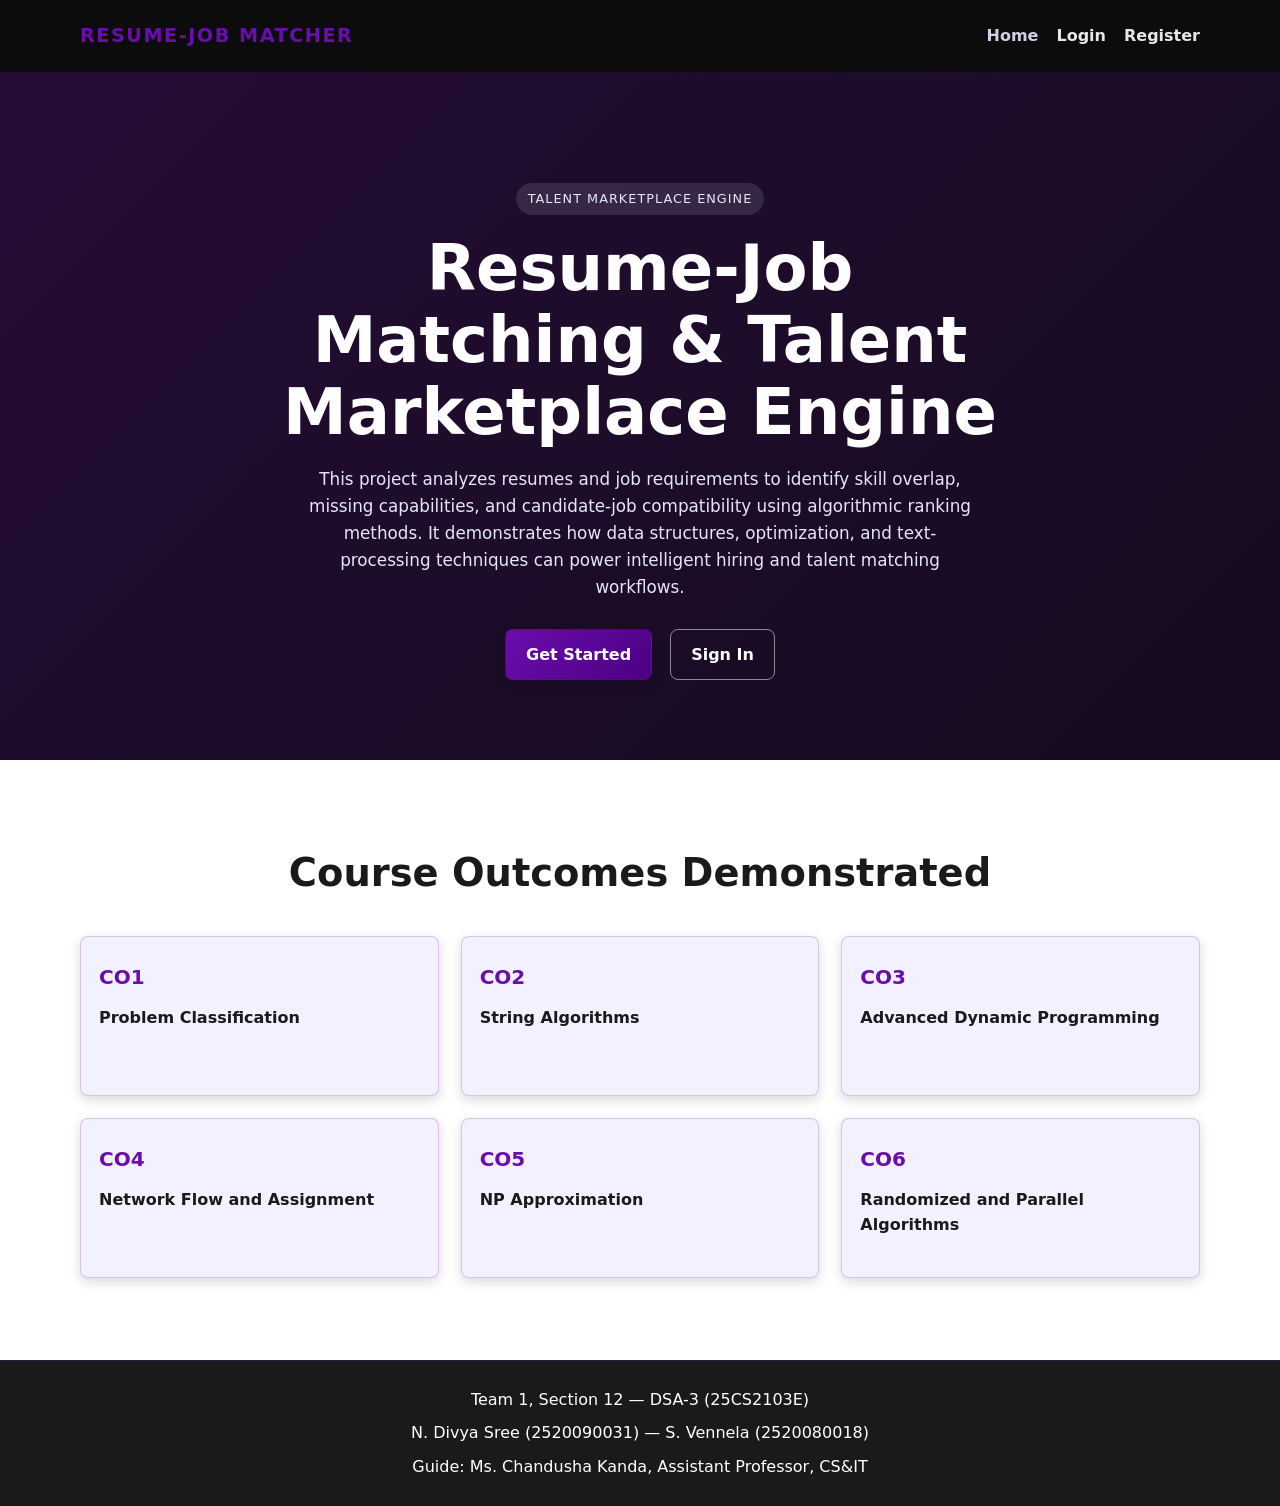
<file: software/target/classes/web/index.html>
<!DOCTYPE html>
<html lang="en">
  <head>
    <meta charset="UTF-8" />
    <meta name="viewport" content="width=device-width, initial-scale=1.0" />
    <meta
      name="description"
      content="Resume-Job Matcher helps connect resumes and job descriptions using skill matching and ranking for talent marketplace decisions."
    />
    <title>Resume-Job Matcher</title>
    <link rel="stylesheet" href="css/style.css" />
    <script defer src="js/main.js"></script>
    <script defer src="js/auth.js"></script>
  </head>
  <body>
    <header class="topbar">
      <div class="container nav-wrap">
        <div class="brand">RESUME-JOB MATCHER</div>
        <nav class="nav" aria-label="Main navigation">
          <a href="index.html" class="active">Home</a>
          <a href="login.html">Login</a>
          <a href="register.html">Register</a>
        </nav>
      </div>
    </header>

    <main>
      <section class="hero">
        <div class="container hero-inner">
          <div class="hero-content">
            <span class="eyebrow">Talent marketplace engine</span>
            <h1>Resume-Job Matching &amp; Talent Marketplace Engine</h1>
            <p>
              This project analyzes resumes and job requirements to identify skill overlap, missing capabilities,
              and candidate-job compatibility using algorithmic ranking methods. It demonstrates how data structures,
              optimization, and text-processing techniques can power intelligent hiring and talent matching workflows.
            </p>
            <div class="hero-actions">
              <a class="btn btn-primary" href="register.html">Get Started</a>
              <a class="btn btn-outline" href="login.html">Sign In</a>
            </div>
          </div>
        </div>
      </section>

      <section class="features-section">
        <div class="container">
          <h2>Course Outcomes Demonstrated</h2>
          <div class="feature-grid">
            <article class="feature-card">
              <h3>CO1</h3>
              <p>Problem Classification</p>
            </article>
            <article class="feature-card">
              <h3>CO2</h3>
              <p>String Algorithms</p>
            </article>
            <article class="feature-card">
              <h3>CO3</h3>
              <p>Advanced Dynamic Programming</p>
            </article>
            <article class="feature-card">
              <h3>CO4</h3>
              <p>Network Flow and Assignment</p>
            </article>
            <article class="feature-card">
              <h3>CO5</h3>
              <p>NP Approximation</p>
            </article>
            <article class="feature-card">
              <h3>CO6</h3>
              <p>Randomized and Parallel Algorithms</p>
            </article>
          </div>
        </div>
      </section>
    </main>

    <footer class="footer">
      <div class="container footer-inner">
        <p>Team 1, Section 12 — DSA-3 (25CS2103E)</p>
        <p>N. Divya Sree (2520090031) — S. Vennela (2520080018)</p>
        <p>Guide: Ms. Chandusha Kanda, Assistant Professor, CS&amp;IT</p>
      </div>
    </footer>
  </body>
</html>
</file>
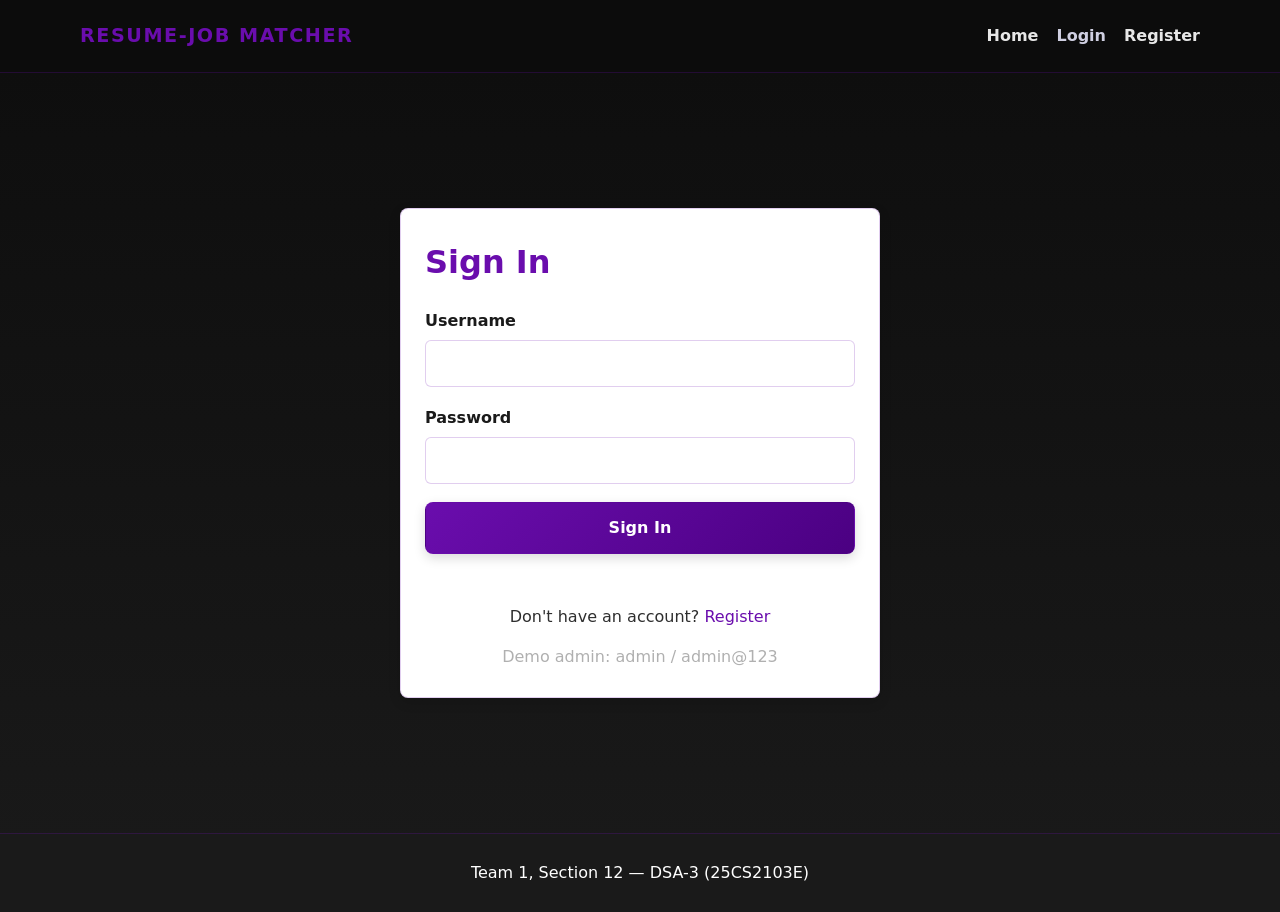
<file: software/target/classes/web/dashboard.html>
<!DOCTYPE html>
<html lang="en">
  <head>
    <meta charset="UTF-8" />
    <meta name="viewport" content="width=device-width, initial-scale=1.0" />
    <meta
      name="description"
      content="Resume-Job Matcher dashboard for comparing a resume to a job description and measuring candidate fit."
    />
    <title>Dashboard | Resume-Job Matcher</title>
    <link rel="stylesheet" href="css/style.css" />
    <script defer src="js/main.js"></script>
    <script defer src="js/auth.js"></script>
    <script defer src="js/matcher.js"></script>
  </head>
  <body class="page-dark">
    <header class="topbar">
      <div class="container nav-wrap">
        <div class="brand">RESUME-JOB MATCHER</div>
        <div class="nav-right">
          <span id="userLabel" class="user-label">Signed in as Guest</span>
          <button id="logoutBtn" class="btn btn-danger" type="button">Logout</button>
        </div>
      </div>
    </header>

    <main class="dashboard-shell">
      <div class="dashboard-grid container">
        <section class="panel">
          <h2>Resume Text</h2>
          <textarea id="resumeText" rows="8" placeholder="Paste resume skills..."></textarea>

          <h2>Job Description</h2>
          <textarea id="jobText" rows="8" placeholder="Paste job requirements..."></textarea>

          <button id="matchBtn" class="btn btn-primary" type="button">Find Match</button>
          <p class="small-hint">Tip: separate skills with spaces</p>
        </section>

        <section class="panel results-panel">
          <h2>Match Result</h2>
          <div id="emptyState" class="empty-state">Enter a resume and job description, then click Find Match.</div>
          <div id="resultContent" class="result-content hidden">
            <div id="scoreDisplay" class="score-big">0.0%</div>

            <div class="list-section">
              <h3>Matched Skills</h3>
              <ul id="matchedList"></ul>
            </div>

            <div class="list-section">
              <h3>Missing Skills</h3>
              <ul id="missingList"></ul>
            </div>

            <div class="list-section">
              <h3>Extra Skills in Resume</h3>
              <ul id="extraList"></ul>
            </div>
          </div>
        </section>
      </div>
    </main>

    <footer class="footer">
      <div class="container footer-inner">
        <p>Team 1, Section 12 — DSA-3 (25CS2103E)</p>
      </div>
    </footer>
  </body>
</html>
</file>
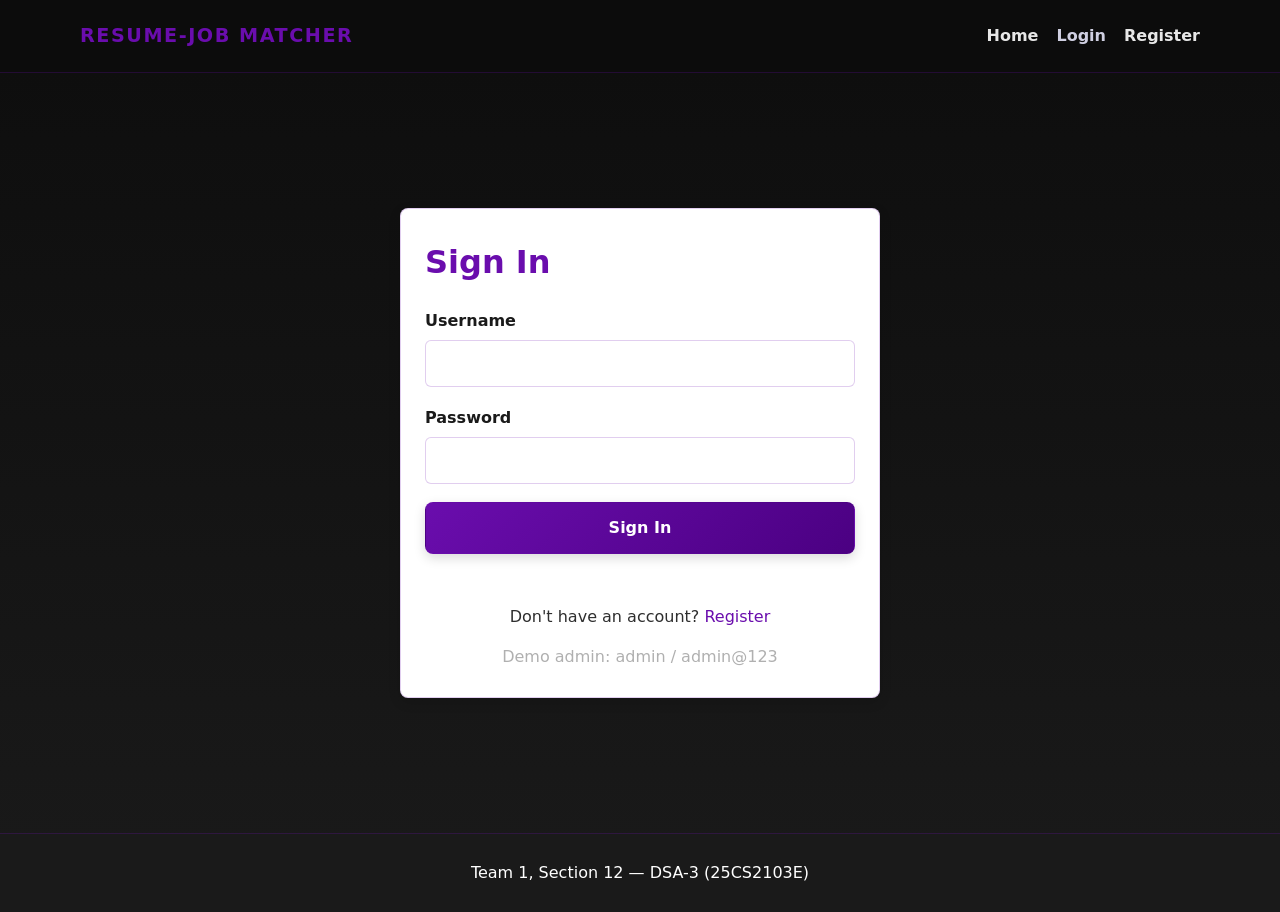
<file: software/target/classes/web/login.html>
<!DOCTYPE html>
<html lang="en">
  <head>
    <meta charset="UTF-8" />
    <meta name="viewport" content="width=device-width, initial-scale=1.0" />
    <meta
      name="description"
      content="Sign in to the Resume-Job Matcher dashboard to compare resumes and job descriptions."
    />
    <title>Sign In | Resume-Job Matcher</title>
    <link rel="stylesheet" href="css/style.css" />
    <script defer src="js/main.js"></script>
    <script defer src="js/auth.js"></script>
  </head>
  <body class="page-dark">
    <header class="topbar">
      <div class="container nav-wrap">
        <div class="brand">RESUME-JOB MATCHER</div>
        <nav class="nav" aria-label="Main navigation">
          <a href="index.html">Home</a>
          <a href="login.html" class="active">Login</a>
          <a href="register.html">Register</a>
        </nav>
      </div>
    </header>

    <main class="auth-page">
      <div class="auth-shell">
        <div class="card auth-card">
          <h1>Sign In</h1>
          <form id="loginForm" novalidate>
            <div class="field-group">
              <label for="loginUsername">Username</label>
              <input
                id="loginUsername"
                name="username"
                type="text"
                autocomplete="username"
                required
              />
            </div>
            <div class="field-group">
              <label for="loginPassword">Password</label>
              <input
                id="loginPassword"
                name="password"
                type="password"
                autocomplete="current-password"
                required
              />
            </div>
            <button type="submit" class="btn btn-primary btn-block">Sign In</button>
          </form>
          <p id="loginError" class="form-message error-message" aria-live="polite"></p>
          <p class="form-hint">Don't have an account? <a href="register.html">Register</a></p>
          <p class="form-hint muted">Demo admin: admin / admin@123</p>
        </div>
      </div>
    </main>

    <footer class="footer">
      <div class="container footer-inner">
        <p>Team 1, Section 12 — DSA-3 (25CS2103E)</p>
      </div>
    </footer>
  </body>
</html>
</file>
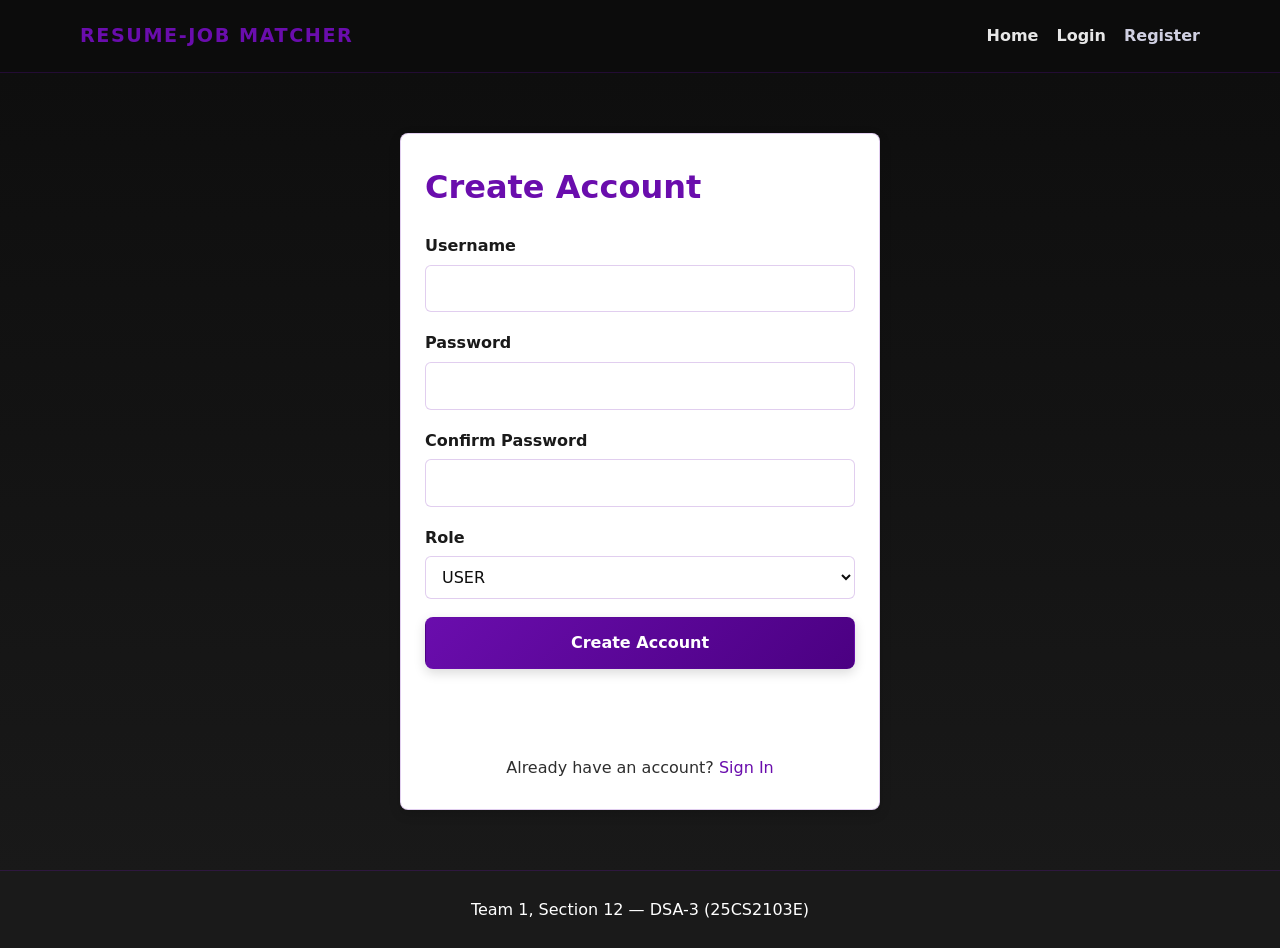
<file: software/target/classes/web/register.html>
<!DOCTYPE html>
<html lang="en">
  <head>
    <meta charset="UTF-8" />
    <meta name="viewport" content="width=device-width, initial-scale=1.0" />
    <meta
      name="description"
      content="Create an account for the Resume-Job Matcher to access matching features."
    />
    <title>Create Account | Resume-Job Matcher</title>
    <link rel="stylesheet" href="css/style.css" />
    <script defer src="js/main.js"></script>
    <script defer src="js/auth.js"></script>
  </head>
  <body class="page-dark">
    <header class="topbar">
      <div class="container nav-wrap">
        <div class="brand">RESUME-JOB MATCHER</div>
        <nav class="nav" aria-label="Main navigation">
          <a href="index.html">Home</a>
          <a href="login.html">Login</a>
          <a href="register.html" class="active">Register</a>
        </nav>
      </div>
    </header>

    <main class="auth-page">
      <div class="auth-shell">
        <div class="card auth-card">
          <h1>Create Account</h1>
          <form id="registerForm" novalidate>
            <div class="field-group">
              <label for="registerUsername">Username</label>
              <input id="registerUsername" name="username" type="text" minlength="3" required />
            </div>
            <div class="field-group">
              <label for="registerPassword">Password</label>
              <input id="registerPassword" name="password" type="password" minlength="6" required />
            </div>
            <div class="field-group">
              <label for="registerConfirmPassword">Confirm Password</label>
              <input id="registerConfirmPassword" name="confirmPassword" type="password" minlength="6" required />
            </div>
            <div class="field-group">
              <label for="registerRole">Role</label>
              <select id="registerRole" name="role">
                <option value="USER" selected>USER</option>
                <option value="ADMIN">ADMIN</option>
              </select>
            </div>
            <button type="submit" class="btn btn-primary btn-block">Create Account</button>
          </form>
          <p id="registerError" class="form-message error-message" aria-live="polite"></p>
          <p id="registerSuccess" class="form-message success-message" aria-live="polite"></p>
          <p class="form-hint">Already have an account? <a href="login.html">Sign In</a></p>
        </div>
      </div>
    </main>

    <footer class="footer">
      <div class="container footer-inner">
        <p>Team 1, Section 12 — DSA-3 (25CS2103E)</p>
      </div>
    </footer>
  </body>
</html>
</file>
<file: software/target/classes/web/css/style.css>
:root {
  --purple: #6A0DAD;
  --deep-purple: #4B0082;
  --indigo: #4B0082;
  --lavender: #E6E6FA;
  --light-lavender: #F3F0FF;
  --black: #0D0D0D;
  --dark-gray: #1A1A1A;
  --medium-gray: #2E2E2E;
  --light-gray: #B0B0B0;
  --white: #FFFFFF;
  --success: #16A34A;
  --error: #DC2626;
  --warning: #D97706;
}

* {
  box-sizing: border-box;
  margin: 0;
  padding: 0;
}

html {
  scroll-behavior: smooth;
}

body {
  font-family: system-ui, -apple-system, "Segoe UI", Roboto, sans-serif;
  background: var(--black);
  color: var(--white);
  line-height: 1.6;
}

img {
  max-width: 100%;
}

button,
input,
textarea,
select {
  font: inherit;
}

button {
  cursor: pointer;
  transition: transform 200ms ease, opacity 200ms ease, background 200ms ease, box-shadow 200ms ease;
}

button:hover:not(:disabled) {
  transform: translateY(-1px);
}

button:active:not(:disabled) {
  transform: translateY(0);
}

button:disabled {
  opacity: 0.7;
  cursor: wait;
}

.container {
  width: min(1120px, calc(100% - 32px));
  margin: 0 auto;
}

.topbar {
  position: sticky;
  top: 0;
  z-index: 20;
  background: rgba(13, 13, 13, 0.96);
  border-bottom: 1px solid rgba(106, 13, 173, 0.25);
  backdrop-filter: blur(12px);
}

.nav-wrap {
  display: flex;
  align-items: center;
  justify-content: space-between;
  min-height: 72px;
  gap: 20px;
}

.brand {
  color: var(--purple);
  font-size: 1.2rem;
  font-weight: 800;
  letter-spacing: 0.08em;
}

.nav,
.nav-right {
  display: flex;
  align-items: center;
  gap: 18px;
}

.nav a {
  color: var(--white);
  text-decoration: none;
  font-weight: 600;
  opacity: 0.9;
  transition: color 200ms ease;
}

.nav a:hover,
.nav a.active {
  color: var(--lavender);
}

.user-label {
  color: var(--lavender);
  font-weight: 600;
}

.hero {
  background: linear-gradient(135deg, rgba(106, 13, 173, 0.25), rgba(75, 0, 130, 0.15));
  padding: 110px 0 80px;
}

.hero-inner {
  display: flex;
  justify-content: center;
}

.hero-content {
  max-width: 760px;
  text-align: center;
}

.eyebrow {
  display: inline-block;
  padding: 6px 12px;
  border-radius: 999px;
  background: rgba(230, 230, 250, 0.12);
  color: var(--lavender);
  font-size: 0.8rem;
  letter-spacing: 0.08em;
  text-transform: uppercase;
  margin-bottom: 18px;
}

.hero h1 {
  font-size: clamp(2.2rem, 5vw, 4rem);
  line-height: 1.12;
  margin-bottom: 18px;
  color: var(--white);
}

.hero p {
  color: var(--lavender);
  max-width: 680px;
  margin: 0 auto 28px;
  font-size: 1.05rem;
}

.hero-actions {
  display: flex;
  gap: 18px;
  justify-content: center;
  flex-wrap: wrap;
}

.btn {
  display: inline-flex;
  align-items: center;
  justify-content: center;
  border: 1px solid transparent;
  border-radius: 8px;
  padding: 12px 20px;
  font-weight: 700;
  text-decoration: none;
  transition: all 200ms ease;
}

.btn-primary {
  background: linear-gradient(135deg, var(--purple), var(--deep-purple));
  color: var(--white);
  box-shadow: 0 4px 12px rgba(0, 0, 0, 0.15);
}

.btn-primary:hover:not(:disabled) {
  background: linear-gradient(135deg, var(--deep-purple), var(--purple));
}

.btn-outline {
  background: transparent;
  color: var(--white);
  border-color: rgba(255, 255, 255, 0.5);
}

.btn-outline:hover:not(:disabled) {
  border-color: var(--lavender);
  background: rgba(230, 230, 250, 0.08);
}

.btn-danger {
  background: var(--error);
  color: var(--white);
  border-color: transparent;
}

.btn-danger:hover:not(:disabled) {
  background: #b91c1c;
}

.btn-block {
  width: 100%;
}

.features-section {
  background: var(--white);
  padding: 82px 0;
}

.features-section h2 {
  color: var(--dark-gray);
  text-align: center;
  font-size: clamp(1.9rem, 3vw, 2.6rem);
  margin-bottom: 32px;
}

.feature-grid {
  display: grid;
  grid-template-columns: repeat(3, minmax(0, 1fr));
  gap: 22px;
}

.feature-card {
  background: var(--light-lavender);
  border: 1px solid rgba(106, 13, 173, 0.2);
  border-radius: 8px;
  box-shadow: 0 4px 12px rgba(0, 0, 0, 0.15);
  padding: 24px 18px;
  min-height: 160px;
}

.feature-card h3 {
  color: var(--purple);
  font-size: 1.25rem;
  margin-bottom: 12px;
}

.feature-card p {
  color: var(--dark-gray);
  font-weight: 600;
}

.page-dark {
  background: linear-gradient(180deg, #0d0d0d 0%, #1a1a1a 100%);
  min-height: 100vh;
}

.auth-page {
  min-height: calc(100vh - 140px);
  display: flex;
  align-items: center;
  justify-content: center;
  padding: 60px 20px;
}

.auth-shell {
  width: min(480px, 100%);
}

.card {
  background: var(--white);
  color: var(--black);
  border: 1px solid rgba(106, 13, 173, 0.2);
  border-radius: 8px;
  box-shadow: 0 4px 12px rgba(0, 0, 0, 0.15);
  padding: 28px 24px;
}

.auth-card h1 {
  color: var(--purple);
  margin-bottom: 20px;
  font-size: 2rem;
}

.field-group {
  margin-bottom: 18px;
}

label {
  display: block;
  margin-bottom: 6px;
  color: var(--dark-gray);
  font-weight: 600;
}

input,
textarea,
select {
  width: 100%;
  padding: 10px 12px;
  border: 1px solid rgba(106, 13, 173, 0.2);
  border-radius: 6px;
  background: var(--white);
  color: var(--black);
}

input:focus,
textarea:focus,
select:focus {
  outline: none;
  border-color: var(--purple);
  box-shadow: 0 0 0 3px rgba(106, 13, 173, 0.15);
}

textarea {
  resize: vertical;
  min-height: 150px;
}

.form-message {
  min-height: 24px;
  margin-top: 12px;
  font-weight: 600;
}

.error-message {
  color: var(--error);
}

.success-message {
  color: var(--success);
}

.form-hint {
  margin-top: 14px;
  text-align: center;
  color: var(--medium-gray);
}

.form-hint a {
  color: var(--purple);
  text-decoration: none;
}

.muted {
  color: var(--light-gray);
}

.dashboard-shell {
  padding: 48px 0 80px;
}

.dashboard-grid {
  display: grid;
  grid-template-columns: 1.05fr 1fr;
  gap: 24px;
  align-items: start;
}

.panel {
  background: var(--white);
  color: var(--black);
  border: 1px solid rgba(106, 13, 173, 0.2);
  border-radius: 8px;
  box-shadow: 0 4px 12px rgba(0, 0, 0, 0.15);
  padding: 24px;
}

.panel h2 {
  color: var(--purple);
  margin-bottom: 12px;
}

.panel textarea + h2 {
  margin-top: 18px;
}

.small-hint {
  color: var(--medium-gray);
  margin-top: 10px;
}

.results-panel {
  min-height: 520px;
}

.empty-state {
  color: var(--medium-gray);
  font-weight: 600;
  padding: 20px 0;
}

.result-content {
  display: block;
}

.hidden {
  display: none;
}

.score-big {
  font-size: 3rem;
  font-weight: 800;
  color: var(--purple);
  margin: 10px 0 22px;
}

.list-section {
  margin-top: 18px;
}

.list-section h3 {
  color: var(--purple);
  font-size: 1.1rem;
  margin-bottom: 8px;
}

.list-section ul {
  list-style: none;
  display: flex;
  flex-direction: column;
  gap: 8px;
}

.list-section li {
  padding: 8px 0;
  border-bottom: 1px solid rgba(106, 13, 173, 0.12);
}

.badge {
  display: inline-block;
  padding: 4px 10px;
  border-radius: 12px;
  font-size: 0.8rem;
  font-weight: 700;
}

.badge.match {
  background: rgba(22, 163, 74, 0.15);
  color: var(--success);
}

.badge.miss {
  background: rgba(220, 38, 38, 0.15);
  color: var(--error);
}

.toast {
  position: fixed;
  right: 24px;
  bottom: 24px;
  min-width: 220px;
  max-width: 350px;
  padding: 12px 16px;
  border-radius: 8px;
  box-shadow: 0 4px 12px rgba(0, 0, 0, 0.15);
  opacity: 0;
  transform: translateY(12px);
  transition: opacity 200ms ease, transform 200ms ease;
  z-index: 1000;
  color: var(--white);
  font-weight: 600;
}

.toast.show {
  opacity: 1;
  transform: translateY(0);
}

.toast.success {
  background: var(--success);
}

.toast.error {
  background: var(--error);
}

.footer {
  background: var(--dark-gray);
  border-top: 1px solid rgba(106, 13, 173, 0.25);
  padding: 26px 0;
}

.footer-inner {
  display: flex;
  flex-direction: column;
  align-items: center;
  gap: 8px;
  text-align: center;
  color: var(--white);
}

@media (max-width: 768px) {
  .dashboard-grid {
    grid-template-columns: 1fr;
  }

  .feature-grid {
    grid-template-columns: repeat(2, minmax(0, 1fr));
  }

  .nav-wrap {
    flex-wrap: wrap;
    justify-content: center;
    padding: 16px 0;
  }
}

@media (max-width: 480px) {
  .feature-grid {
    grid-template-columns: 1fr;
  }

  .hero {
    padding-top: 85px;
  }

  .nav,
  .nav-right {
    width: 100%;
    justify-content: center;
    flex-wrap: wrap;
  }

  .auth-card,
  .panel {
    padding: 18px;
  }
}
</file>
